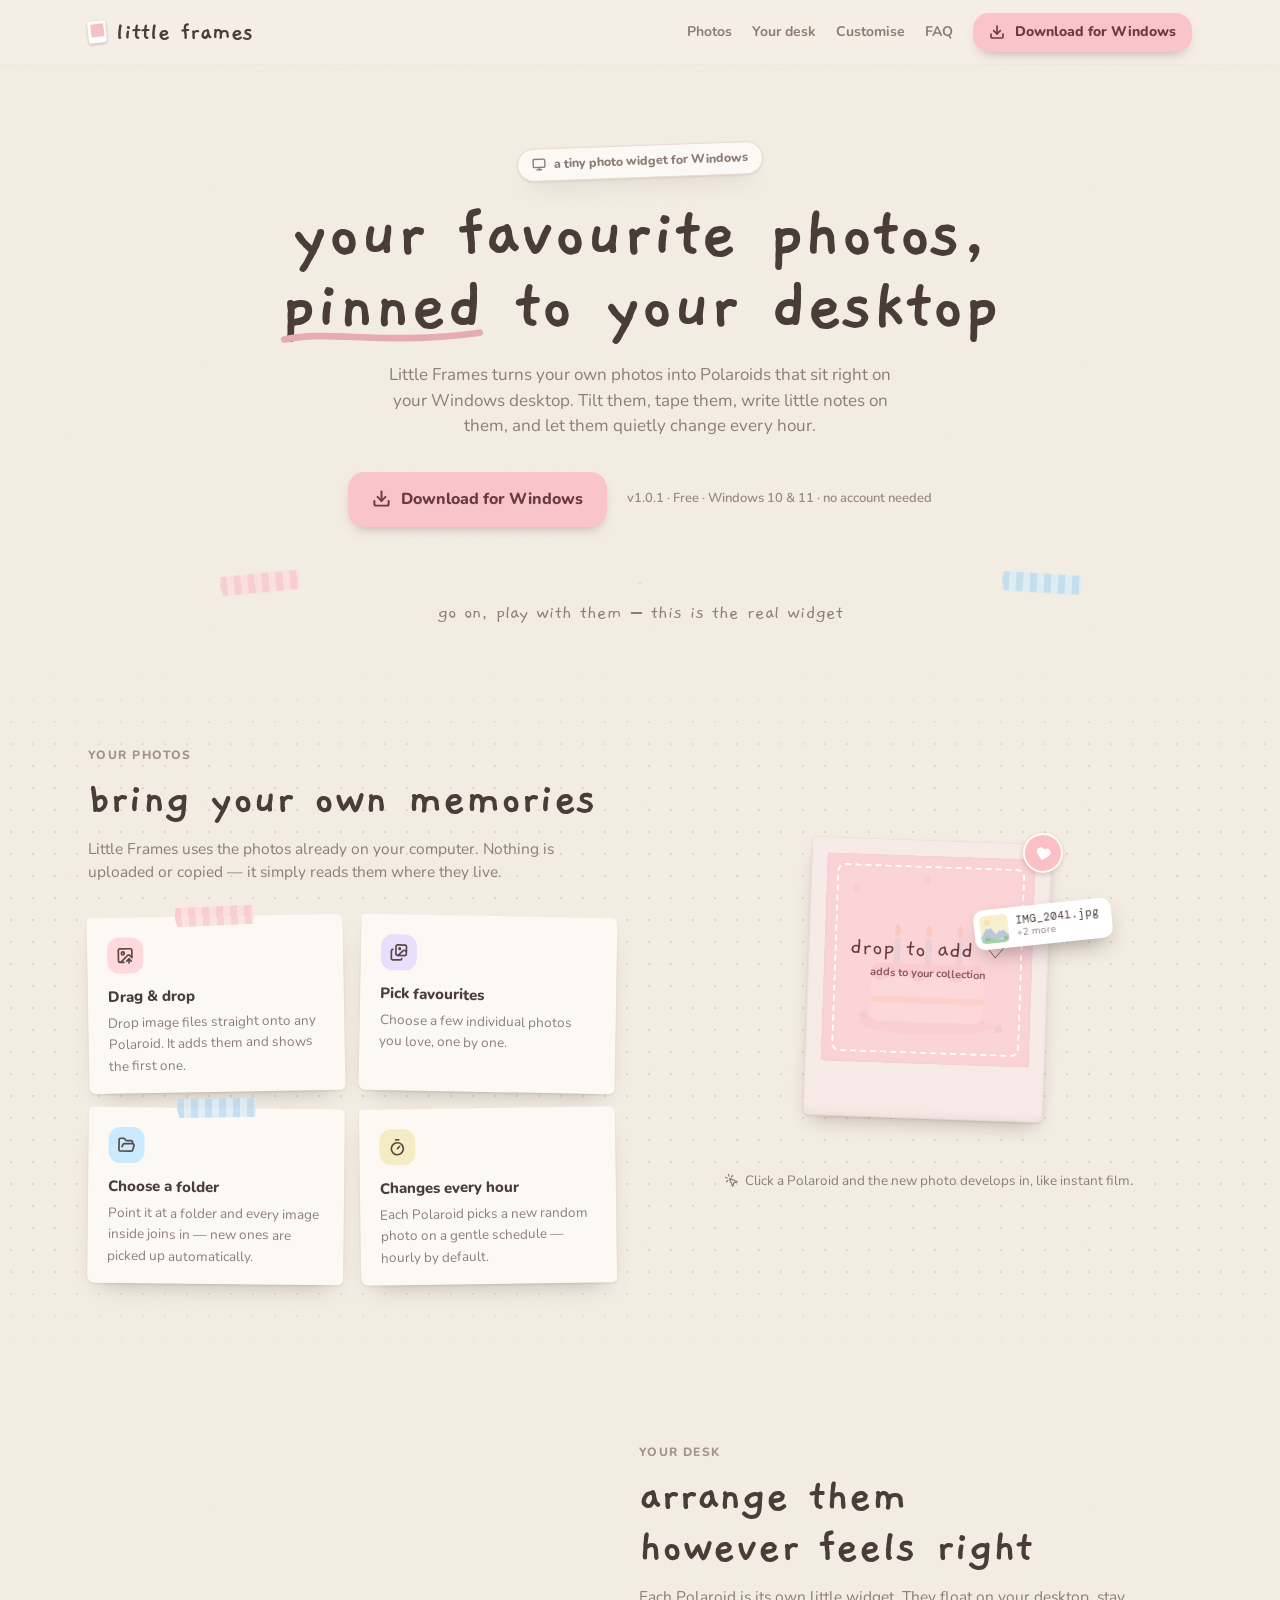
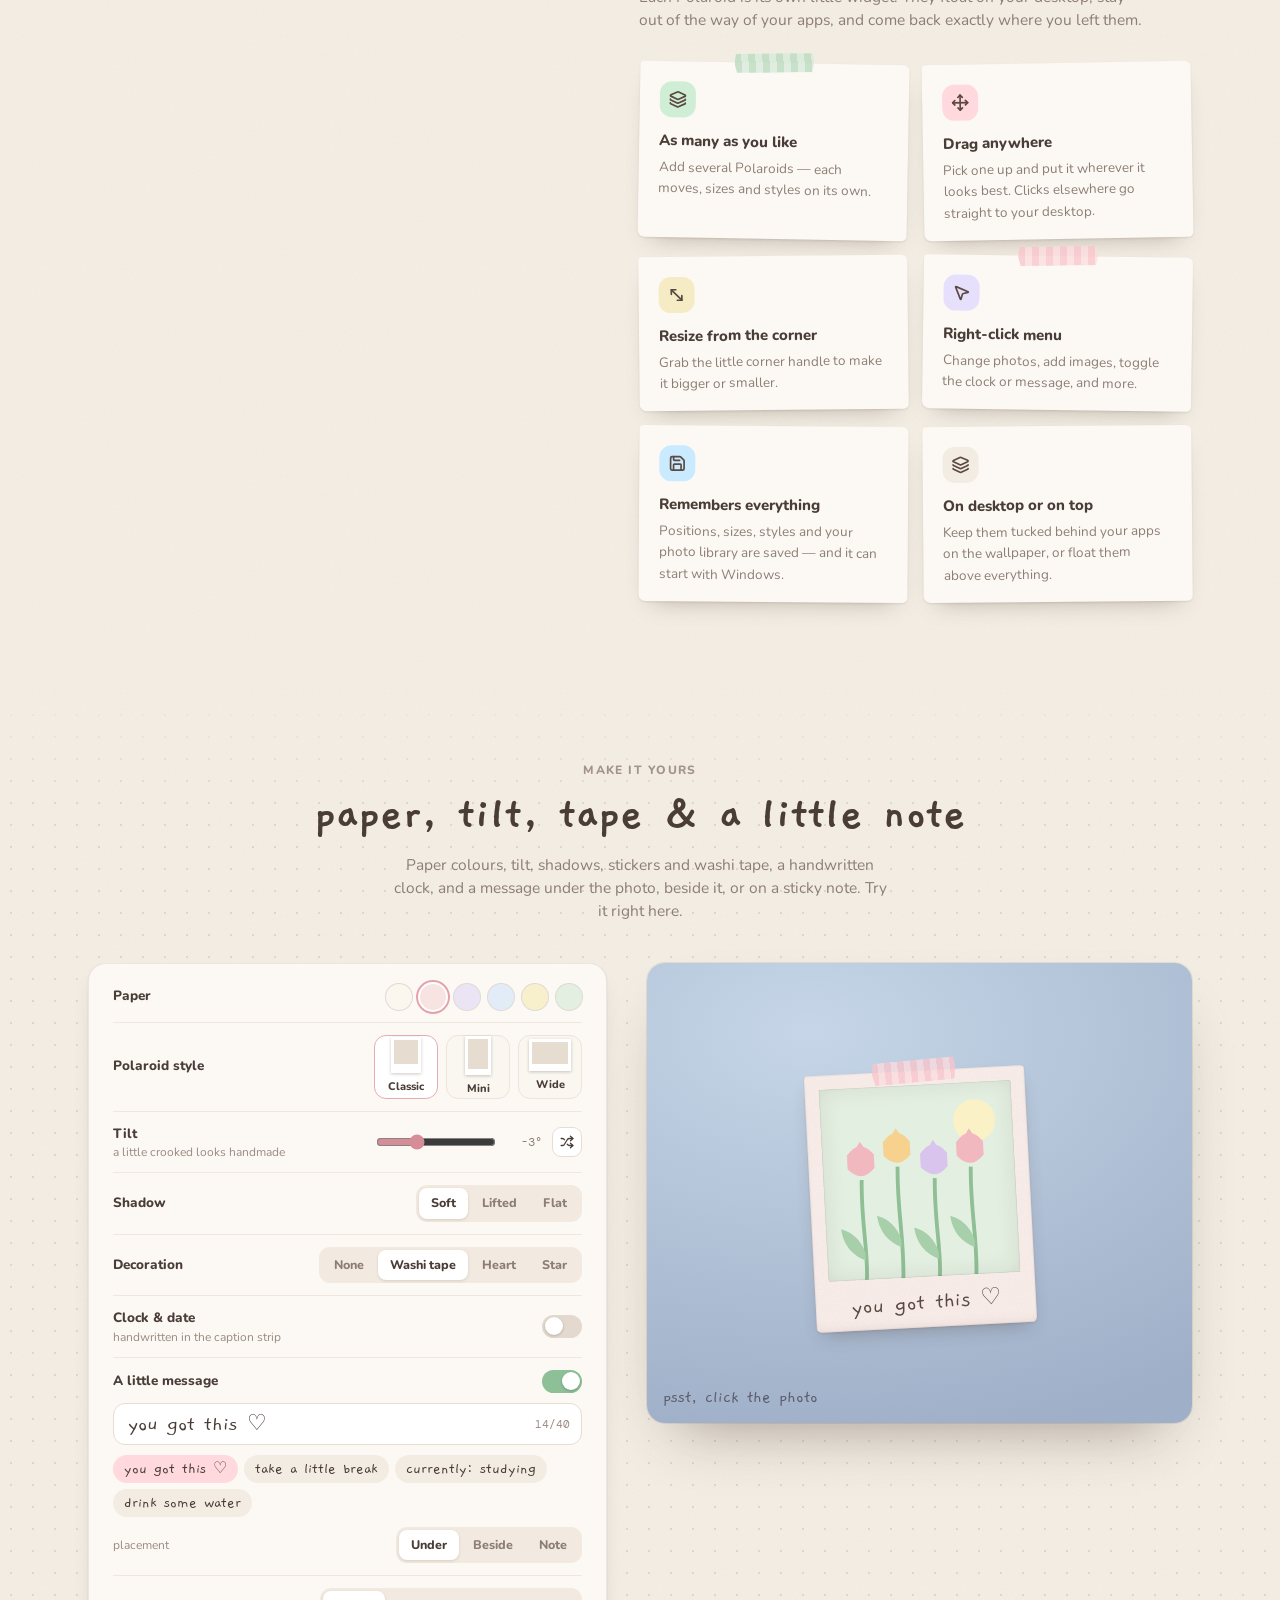
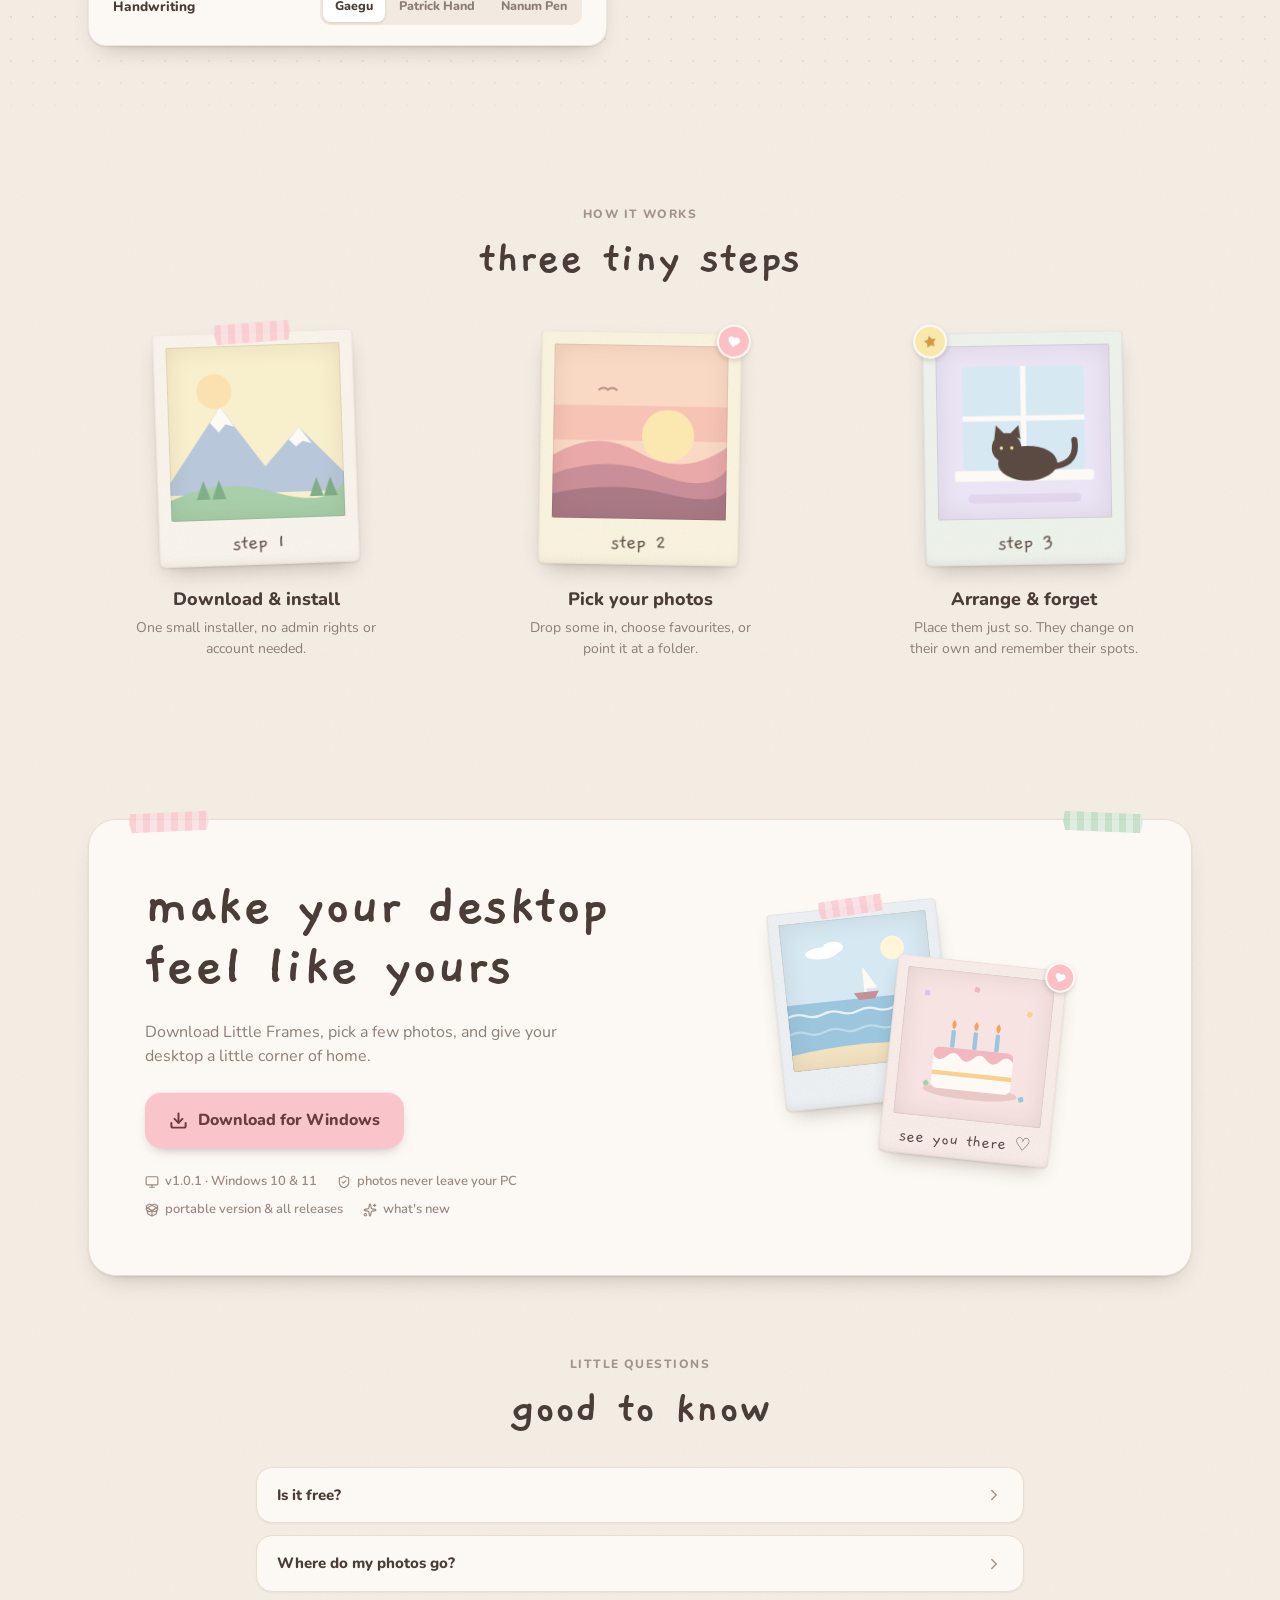
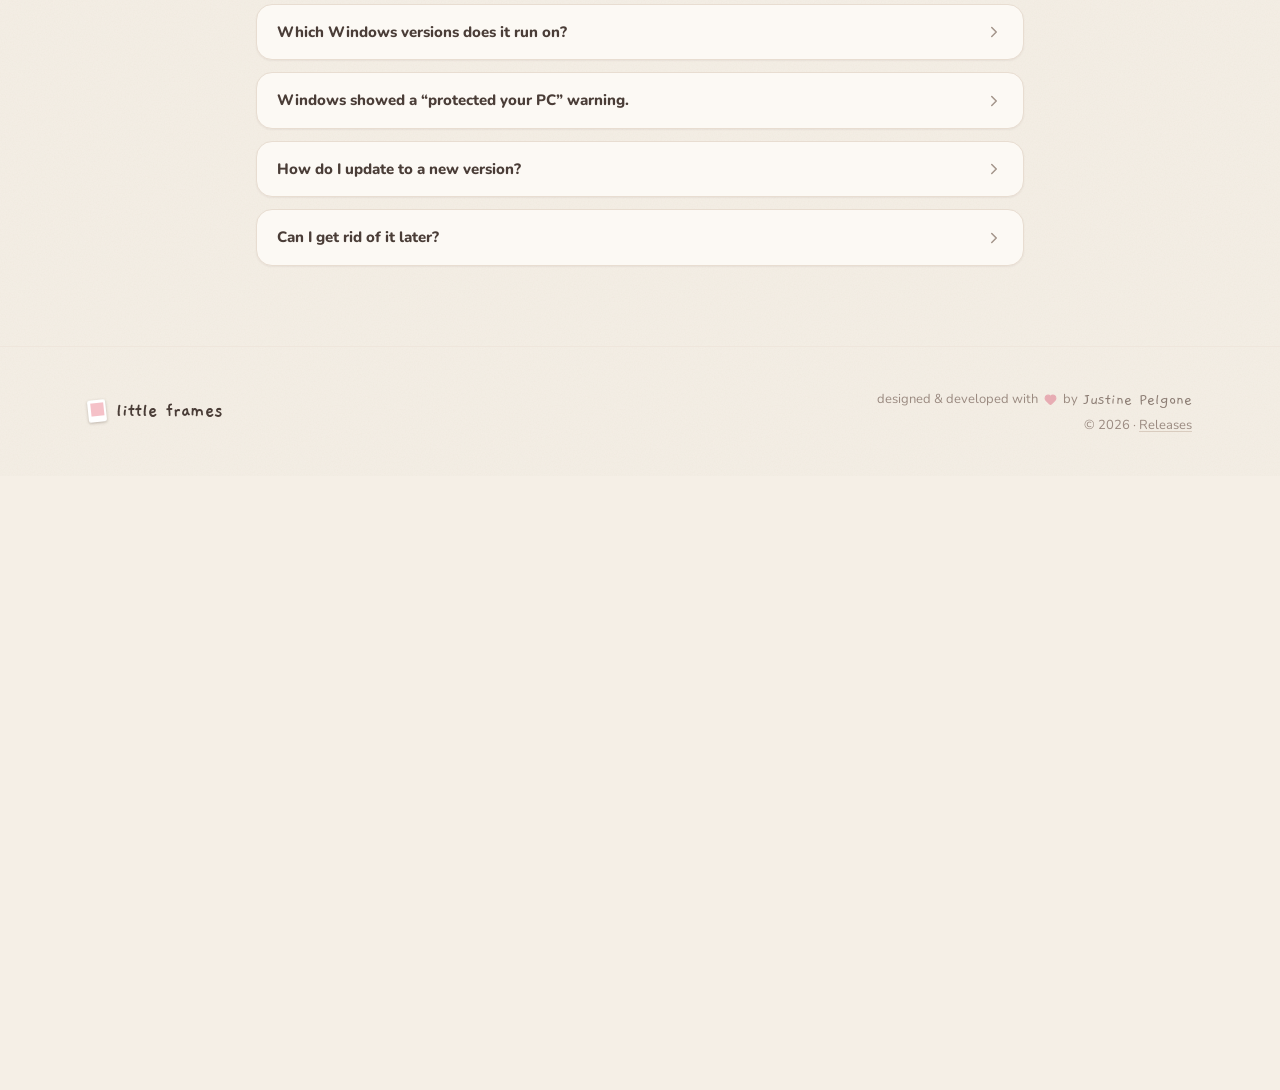
<file: index.html>
<!DOCTYPE html>
<html lang="en">
<head>
<meta charset="utf-8">
<meta name="viewport" content="width=device-width, initial-scale=1">
<title>Little Frames — Cute Photo Widgets for Windows</title>
<meta name="description" content="Little Frames is a cute Windows desktop widget that lets you keep your favorite photos in Polaroid-style frames on your desktop.">
<meta name="keywords" content="Little Frames, photo widget, desktop widget, Windows widget, Polaroid widget, photo desktop app, cute desktop widget">
<meta name="robots" content="index, follow">
<meta name="author" content="Justine Pelgone">
<meta name="google-site-verification" content="6jL-GTBhT6bNX7QFKbhgEYMJ4RENZ0zvdiaEINEvfZA">
<meta name="theme-color" content="#f5efe6">
<!-- Light-only pastel design: stop forced/auto dark modes (Android Chrome, in-app browsers) from recolouring it. -->
<meta name="color-scheme" content="light only">
<link rel="canonical" href="https://juhyeonie.github.io/Little-Frames/">

<!-- Open Graph (Facebook, Messenger, Discord, LinkedIn…) -->
<meta property="og:type" content="website">
<meta property="og:site_name" content="Little Frames">
<meta property="og:title" content="Little Frames — Cute Photo Widgets for Windows">
<meta property="og:description" content="Little Frames is a cute Windows desktop widget that lets you keep your favorite photos in Polaroid-style frames on your desktop.">
<meta property="og:url" content="https://juhyeonie.github.io/Little-Frames/">
<meta property="og:locale" content="en_US">
<meta property="og:image" content="https://juhyeonie.github.io/Little-Frames/og-image.png">
<meta property="og:image:type" content="image/png">
<meta property="og:image:width" content="1200">
<meta property="og:image:height" content="630">
<meta property="og:image:alt" content="Little Frames: your favourite photos, pinned to your desktop as tilted pastel Polaroids">

<!-- Twitter / X -->
<meta name="twitter:card" content="summary_large_image">
<meta name="twitter:title" content="Little Frames — Cute Photo Widgets for Windows">
<meta name="twitter:description" content="Little Frames is a cute Windows desktop widget that lets you keep your favorite photos in Polaroid-style frames on your desktop.">
<meta name="twitter:image" content="https://juhyeonie.github.io/Little-Frames/og-image.png">
<meta name="twitter:image:alt" content="Little Frames: your favourite photos, pinned to your desktop as tilted pastel Polaroids">

<link rel="icon" type="image/png" href="./icon.png">
<link rel="apple-touch-icon" href="./icon.png">
<link rel="manifest" href="./site.webmanifest">

<!-- Tells Google this page is a free Windows app (eligible for software rich results). -->
<script type="application/ld+json">
{
  "@context": "https://schema.org",
  "@type": "SoftwareApplication",
  "name": "Little Frames",
  "description": "Little Frames is a cute Windows desktop widget that lets you keep your favorite photos in Polaroid-style frames on your desktop.",
  "url": "https://juhyeonie.github.io/Little-Frames/",
  "image": "https://juhyeonie.github.io/Little-Frames/og-image.png",
  "screenshot": "https://juhyeonie.github.io/Little-Frames/og-image.png",
  "featureList": [
    "Polaroid photo widgets that float on your Windows desktop",
    "Drag, resize, and add as many frames as you like",
    "Use your own photos: drag and drop, pick favourites, or choose a folder",
    "A new random photo every hour, or click a frame to change it",
    "Paper colours, tilt, shadows, washi tape and stickers",
    "Handwritten clock and date, and little messages",
    "Remembers your layout and can start with Windows"
  ],
  "isAccessibleForFree": true,
  "applicationCategory": "DesktopEnhancementApplication",
  "operatingSystem": "Windows 10, Windows 11",
  "softwareVersion": "1.0.1",
  "downloadUrl": "https://github.com/juhyeonie/Little-Frames/releases/latest",
  "offers": { "@type": "Offer", "price": "0", "priceCurrency": "USD" },
  "author": { "@type": "Person", "name": "Justine Pelgone" }
}
</script>
  <script type="module" crossorigin src="./assets/index-C6XPU2ct.js"></script>
  <link rel="stylesheet" crossorigin href="./assets/index-CrW-Bj2S.css">
  <link rel="preload" as="font" type="font/woff2" href="./assets/gaegu-latin-700-normal-Cqd7nq5i.woff2" crossorigin="">
  <link rel="preload" as="font" type="font/woff2" href="./assets/nunito-latin-400-normal-r8SDr6Up.woff2" crossorigin="">
</head>
<body>
<div id="root"></div>
<!-- The site renders with JavaScript; this gives crawlers that don't run it (and anyone with it off) the real content. -->
<noscript>
  <main style="max-width:640px;margin:0 auto;padding:32px 16px;font-family:sans-serif;color:#4a3d37;line-height:1.5">
    <h1>Little Frames — Cute Photo Widgets for Windows</h1>
    <p>Little Frames is a cute Windows desktop widget that lets you keep your favorite photos in Polaroid-style frames on your desktop.</p>
    <h2>Features</h2>
    <ul>
      <li>Polaroid photo widgets that float on your Windows desktop: drag, resize, and add as many as you like</li>
      <li>Your own photos: drag &amp; drop, pick favourites, or choose a folder</li>
      <li>A new random photo every hour, or click a frame to change it</li>
      <li>Paper colours, tilt, shadows, washi tape and stickers</li>
      <li>Handwritten clock and date, and little messages</li>
      <li>Remembers your layout and can start with Windows</li>
    </ul>
    <p><a href="https://github.com/juhyeonie/Little-Frames/releases/latest">Download Little Frames for Windows</a> — free, for Windows 10 &amp; 11. Your photos never leave your PC.</p>
    <p>Designed and developed by Justine Pelgone.</p>
  </main>
</noscript>
</body>
</html>
</file>
<file: assets/index-CrW-Bj2S.css>
/*! tailwindcss v4.3.3 | MIT License | https://tailwindcss.com */
@layer properties{@supports (((-webkit-hyphens:none)) and (not (margin-trim:inline))) or ((-moz-orient:inline) and (not (color:rgb(from red r g b)))){*,:before,:after,::backdrop{--tw-translate-x:0;--tw-translate-y:0;--tw-translate-z:0;--tw-rotate-x:initial;--tw-rotate-y:initial;--tw-rotate-z:initial;--tw-skew-x:initial;--tw-skew-y:initial;--tw-border-style:solid;--tw-leading:initial;--tw-font-weight:initial;--tw-tracking:initial;--tw-shadow:0 0 #0000;--tw-shadow-color:initial;--tw-shadow-alpha:100%;--tw-inset-shadow:0 0 #0000;--tw-inset-shadow-color:initial;--tw-inset-shadow-alpha:100%;--tw-ring-color:initial;--tw-ring-shadow:0 0 #0000;--tw-inset-ring-color:initial;--tw-inset-ring-shadow:0 0 #0000;--tw-ring-inset:initial;--tw-ring-offset-width:0px;--tw-ring-offset-color:#fff;--tw-ring-offset-shadow:0 0 #0000;--tw-outline-style:solid;--tw-backdrop-blur:initial;--tw-backdrop-brightness:initial;--tw-backdrop-contrast:initial;--tw-backdrop-grayscale:initial;--tw-backdrop-hue-rotate:initial;--tw-backdrop-invert:initial;--tw-backdrop-opacity:initial;--tw-backdrop-saturate:initial;--tw-backdrop-sepia:initial;--tw-duration:initial;--tw-ease:initial}}}@layer theme{:root,:host{--font-sans:Nunito, sans-serif;--font-mono:"DM Mono", monospace;--color-white:#fff;--spacing:.25rem;--container-lg:32rem;--container-3xl:48rem;--container-6xl:72rem;--text-xs:.75rem;--text-xs--line-height:calc(1 / .75);--text-sm:.875rem;--text-sm--line-height:calc(1.25 / .875);--text-base:1rem;--text-base--line-height:calc(1.5 / 1);--text-lg:1.125rem;--text-lg--line-height:calc(1.75 / 1.125);--text-xl:1.25rem;--text-xl--line-height:calc(1.75 / 1.25);--text-3xl:1.875rem;--text-3xl--line-height:calc(2.25 / 1.875);--text-5xl:3rem;--text-5xl--line-height:1;--text-6xl:3.75rem;--text-6xl--line-height:1;--font-weight-semibold:600;--font-weight-bold:700;--font-weight-extrabold:800;--leading-tight:1.25;--leading-relaxed:1.625;--radius-sm:.25rem;--radius-md:.375rem;--radius-lg:.5rem;--radius-xl:.75rem;--radius-2xl:1rem;--ease-out:cubic-bezier(0, 0, .2, 1);--blur-md:12px;--blur-xl:24px;--default-transition-duration:.15s;--default-transition-timing-function:cubic-bezier(.4, 0, .2, 1);--default-font-family:var(--font-sans);--default-mono-font-family:var(--font-mono);--font-hand:Gaegu, "Patrick Hand", cursive;--color-ink:#4a3d37;--color-ink-soft:#5b4a42;--color-muted:#8d7e75;--color-faint:#9a8a80;--color-label:#a3948a;--color-page:#f5efe6;--color-panel:#fcf9f4;--color-rule:#efe6dc;--color-line:#f0e7dd;--color-edge:#e8ddd1;--color-card-edge:#eee4d9;--color-dash:#d9ccbf;--color-track:#f2eae0;--color-chip:#f3ece3;--color-hover:#f4ece3;--color-hover-soft:#f7f0e8;--color-menu-hover:#f4ebe1;--color-menu-rule:#efe5db;--color-menu-tint:#f3ebe1;--color-photo-well:#ebe3d7;--color-empty:#f1ebe1;--color-rose:oklch(80% .07 10);--color-rose-ring:oklch(78% .08 10);--color-rose-wash:oklch(94% .035 10);--color-rose-soft:oklch(92% .04 10);--color-rose-softer:oklch(92% .045 10);--color-rose-plus:oklch(90% .05 10);--color-rose-btn:oklch(87% .06 10);--color-rose-btn-hover:oklch(84% .07 10);--color-rose-deep:#a0555e;--color-rose-ink:#6a3c42;--color-rose-ink-soft:#8a5a5f;--color-rose-plus-ink:#7a4a4f;--color-logo:oklch(86% .06 10);--color-on:oklch(76% .08 150);--color-off:#e3d9ce;--color-sky-tint:oklch(92% .045 235);--color-sage-tint:oklch(92% .045 150);--color-lilac-tint:oklch(92% .04 295);--color-butter-tint:oklch(94% .05 95);--color-note:oklch(95% .055 95);--ease-springy:cubic-bezier(.3, 1.5, .5, 1)}}@layer base{*,:after,:before,::backdrop{box-sizing:border-box;border:0 solid;margin:0;padding:0}::file-selector-button{box-sizing:border-box;border:0 solid;margin:0;padding:0}html,:host{-webkit-text-size-adjust:100%;tab-size:4;line-height:1.5;font-family:var(--default-font-family,-apple-system, BlinkMacSystemFont, "Segoe UI", Roboto, "Helvetica Neue", "Noto Sans", Arial, sans-serif, "Apple Color Emoji", "Segoe UI Emoji", "Segoe UI Symbol", "Noto Color Emoji");font-feature-settings:var(--default-font-feature-settings,normal);font-variation-settings:var(--default-font-variation-settings,normal);-webkit-tap-highlight-color:transparent}hr{height:0;color:inherit;border-top-width:1px}abbr:where([title]){-webkit-text-decoration:underline dotted;text-decoration:underline dotted}h1,h2,h3,h4,h5,h6{font-size:inherit;font-weight:inherit}a{color:inherit;-webkit-text-decoration:inherit;-webkit-text-decoration:inherit;-webkit-text-decoration:inherit;-webkit-text-decoration:inherit;text-decoration:inherit}b,strong{font-weight:bolder}code,kbd,samp,pre{font-family:var(--default-mono-font-family,ui-monospace, SFMono-Regular, Menlo, Monaco, Consolas, "Liberation Mono", "Courier New", monospace);font-feature-settings:var(--default-mono-font-feature-settings,normal);font-variation-settings:var(--default-mono-font-variation-settings,normal);font-size:1em}small{font-size:80%}sub,sup{vertical-align:baseline;font-size:75%;line-height:0;position:relative}sub{bottom:-.25em}sup{top:-.5em}table{text-indent:0;border-color:inherit;border-collapse:collapse}:-moz-focusring:where(:not(iframe)){outline:auto}progress{vertical-align:baseline}summary{display:list-item}ol,ul,menu{list-style:none}img,svg,video,canvas,audio,iframe,embed,object{vertical-align:middle;display:block}img,video{max-width:100%;height:auto}button,input,select,optgroup,textarea{font:inherit;font-feature-settings:inherit;font-variation-settings:inherit;letter-spacing:inherit;color:inherit;opacity:1;background-color:#0000;border-radius:0}::file-selector-button{font:inherit;font-feature-settings:inherit;font-variation-settings:inherit;letter-spacing:inherit;color:inherit;opacity:1;background-color:#0000;border-radius:0}:where(select:is([multiple],[size])) optgroup{font-weight:bolder}:where(select:is([multiple],[size])) optgroup option{padding-inline-start:20px}::file-selector-button{margin-inline-end:4px}::placeholder{opacity:1}@supports (not ((-webkit-appearance:-apple-pay-button))) or (contain-intrinsic-size:1px){::placeholder{color:currentColor}@supports (color:color-mix(in lab, red, red)){::placeholder{color:color-mix(in oklab, currentcolor 50%, transparent)}}}textarea{resize:vertical}::-webkit-search-decoration{-webkit-appearance:none}::-webkit-date-and-time-value{min-height:1lh;text-align:inherit}::-webkit-datetime-edit{display:inline-flex}::-webkit-datetime-edit-fields-wrapper{padding:0}::-webkit-datetime-edit{padding-block:0}::-webkit-datetime-edit-year-field{padding-block:0}::-webkit-datetime-edit-month-field{padding-block:0}::-webkit-datetime-edit-day-field{padding-block:0}::-webkit-datetime-edit-hour-field{padding-block:0}::-webkit-datetime-edit-minute-field{padding-block:0}::-webkit-datetime-edit-second-field{padding-block:0}::-webkit-datetime-edit-millisecond-field{padding-block:0}::-webkit-datetime-edit-meridiem-field{padding-block:0}::-webkit-calendar-picker-indicator{line-height:1}:-moz-ui-invalid{box-shadow:none}button,input:where([type=button],[type=reset],[type=submit]){appearance:button}::file-selector-button{appearance:button}::-webkit-inner-spin-button{height:auto}::-webkit-outer-spin-button{height:auto}[hidden]:where(:not([hidden=until-found])){display:none!important}html{--lightningcss-light:initial;--lightningcss-dark: ;color-scheme:light only;scroll-behavior:smooth;-webkit-font-smoothing:antialiased}body{font-family:var(--font-sans);color:var(--color-ink);background-color:var(--color-page);background-image:url("data:image/svg+xml,%3Csvg xmlns=%22http://www.w3.org/2000/svg%22 width=%22220%22 height=%22220%22%3E%3Cfilter id=%22n%22%3E%3CfeTurbulence type=%22fractalNoise%22 baseFrequency=%22.75%22 numOctaves=%222%22 stitchTiles=%22stitch%22/%3E%3CfeColorMatrix values=%220 0 0 0 .42 0 0 0 0 .34 0 0 0 0 .26 0 0 0 .07 0%22/%3E%3C/filter%3E%3Crect width=%22100%25%22 height=%22100%25%22 filter=%22url(%23n)%22/%3E%3C/svg%3E");margin:0;line-height:1.5}::selection{background:var(--color-rose-soft)}input[type=range]{accent-color:oklch(72% .09 10)}:focus-visible{outline:2px dashed var(--color-rose-deep);outline-offset:3px;border-radius:6px}}@layer components;@layer utilities{.pointer-events-none{pointer-events:none}.visible{visibility:visible}.sr-only{clip-path:inset(50%);white-space:nowrap;border-width:0;width:1px;height:1px;margin:-1px;padding:0;position:absolute;overflow:hidden}.absolute{position:absolute}.fixed{position:fixed}.relative{position:relative}.static{position:static}.sticky{position:sticky}.inset-0{inset:0}.inset-x-0{inset-inline:0}.-top-2{top:calc(var(--spacing) * -2)}.-top-2\.5{top:calc(var(--spacing) * -2.5)}.-top-\[7px\]{top:-7px}.top-0{top:0}.top-0\.5{top:calc(var(--spacing) * .5)}.top-1\/2{top:50%}.top-2{top:calc(var(--spacing) * 2)}.top-4{top:calc(var(--spacing) * 4)}.top-16{top:calc(var(--spacing) * 16)}.top-\[2\.5px\]{top:2.5px}.top-\[40\%\]{top:40%}.top-\[118px\]{top:118px}.top-\[300px\]{top:300px}.-right-4{right:calc(var(--spacing) * -4)}.-right-\[9px\]{right:-9px}.right-3{right:calc(var(--spacing) * 3)}.right-3\.5{right:calc(var(--spacing) * 3.5)}.right-4{right:calc(var(--spacing) * 4)}.right-12{right:calc(var(--spacing) * 12)}.right-\[10\%\]{right:10%}.-bottom-1{bottom:calc(var(--spacing) * -1)}.-bottom-\[9px\]{bottom:-9px}.bottom-0{bottom:0}.bottom-0\.5{bottom:calc(var(--spacing) * .5)}.bottom-3{bottom:calc(var(--spacing) * 3)}.bottom-4{bottom:calc(var(--spacing) * 4)}.left-0{left:0}.left-0\.5{left:calc(var(--spacing) * .5)}.left-1\/2{left:50%}.left-2{left:calc(var(--spacing) * 2)}.left-4{left:calc(var(--spacing) * 4)}.left-10{left:calc(var(--spacing) * 10)}.left-28{left:calc(var(--spacing) * 28)}.left-\[2\.5px\]{left:2.5px}.left-\[12\%\]{left:12%}.left-\[13px\]{left:13px}.left-\[19\.5px\]{left:19.5px}.left-\[150px\]{left:150px}.-z-10{z-index:calc(10 * -1)}.z-10{z-index:10}.z-40{z-index:40}.z-50{z-index:50}.z-\[90\]{z-index:90}.z-\[100\]{z-index:100}.order-1{order:1}.order-2{order:2}.container{width:100%}@media (width>=40rem){.container{max-width:40rem}}@media (width>=48rem){.container{max-width:48rem}}@media (width>=64rem){.container{max-width:64rem}}@media (width>=80rem){.container{max-width:80rem}}@media (width>=96rem){.container{max-width:96rem}}.m-0{margin:0}.mx-2{margin-inline:calc(var(--spacing) * 2)}.mx-auto{margin-inline:auto}.my-1{margin-block:var(--spacing)}.mt-2{margin-top:calc(var(--spacing) * 2)}.mt-4{margin-top:calc(var(--spacing) * 4)}.mt-5{margin-top:calc(var(--spacing) * 5)}.mt-8{margin-top:calc(var(--spacing) * 8)}.mt-14{margin-top:calc(var(--spacing) * 14)}.mt-20{margin-top:calc(var(--spacing) * 20)}.mb-0\.5{margin-bottom:calc(var(--spacing) * .5)}.mb-1{margin-bottom:var(--spacing)}.mb-3{margin-bottom:calc(var(--spacing) * 3)}.mb-5{margin-bottom:calc(var(--spacing) * 5)}.mb-8{margin-bottom:calc(var(--spacing) * 8)}.-ml-1{margin-left:calc(var(--spacing) * -1)}.box-content{box-sizing:content-box}.block{display:block}.flex{display:flex}.grid{display:grid}.hidden{display:none}.inline{display:inline}.inline-block{display:inline-block}.inline-flex{display:inline-flex}.size-7{width:calc(var(--spacing) * 7);height:calc(var(--spacing) * 7)}.size-9{width:calc(var(--spacing) * 9);height:calc(var(--spacing) * 9)}.size-12{width:calc(var(--spacing) * 12);height:calc(var(--spacing) * 12)}.size-\[11px\]{width:11px;height:11px}.size-\[18px\]{width:18px;height:18px}.size-\[19px\]{width:19px;height:19px}.size-\[22px\]{width:22px;height:22px}.size-\[26px\]{width:26px;height:26px}.size-\[30px\]{width:30px;height:30px}.size-\[64px\]{width:64px;height:64px}.size-full{width:100%;height:100%}.h-4{height:calc(var(--spacing) * 4)}.h-5{height:calc(var(--spacing) * 5)}.h-6{height:calc(var(--spacing) * 6)}.h-7{height:calc(var(--spacing) * 7)}.h-8{height:calc(var(--spacing) * 8)}.h-9{height:calc(var(--spacing) * 9)}.h-10{height:calc(var(--spacing) * 10)}.h-14{height:calc(var(--spacing) * 14)}.h-16{height:calc(var(--spacing) * 16)}.h-92{height:calc(var(--spacing) * 92)}.h-\[3px\]{height:3px}.h-\[13px\]{height:13px}.h-\[15px\]{height:15px}.h-\[22px\]{height:22px}.h-\[23px\]{height:23px}.h-\[30px\]{height:30px}.h-\[34px\]{height:34px}.h-\[42px\]{height:42px}.h-\[300px\]{height:300px}.h-\[520px\]{height:520px}.h-px{height:1px}.min-h-\[460px\]{min-height:460px}.w-3\.5{width:calc(var(--spacing) * 3.5)}.w-9{width:calc(var(--spacing) * 9)}.w-10{width:calc(var(--spacing) * 10)}.w-16{width:calc(var(--spacing) * 16)}.w-20{width:calc(var(--spacing) * 20)}.w-40{width:calc(var(--spacing) * 40)}.w-\[11px\]{width:11px}.w-\[18px\]{width:18px}.w-\[26px\]{width:26px}.w-\[30px\]{width:30px}.w-\[42\%\]{width:42%}.w-\[42px\]{width:42px}.w-\[120px\]{width:120px}.w-\[150px\]{width:150px}.w-\[228px\]{width:228px}.w-\[238px\]{width:238px}.w-\[290px\]{width:290px}.w-\[400px\]{width:400px}.w-full{width:100%}.max-w-3xl{max-width:var(--container-3xl)}.max-w-6xl{max-width:var(--container-6xl)}.max-w-\[30ch\]{max-width:30ch}.max-w-\[46ch\]{max-width:46ch}.max-w-\[52ch\]{max-width:52ch}.max-w-\[56ch\]{max-width:56ch}.max-w-\[140px\]{max-width:140px}.max-w-\[400px\]{max-width:400px}.max-w-full{max-width:100%}.max-w-lg{max-width:var(--container-lg)}.flex-1{flex:1}.flex-none{flex:none}.origin-\[50\%_45\%\]{transform-origin:50% 45%}.origin-top-left{transform-origin:0 0}.-translate-x-1\/2{--tw-translate-x:calc(calc(1 / 2 * 100%) * -1);translate:var(--tw-translate-x) var(--tw-translate-y)}.-translate-y-1\/2{--tw-translate-y:calc(calc(1 / 2 * 100%) * -1);translate:var(--tw-translate-x) var(--tw-translate-y)}.translate-y-3{--tw-translate-y:calc(var(--spacing) * 3);translate:var(--tw-translate-x) var(--tw-translate-y)}.scale-\[\.8\]{scale:.8}.-rotate-1{rotate:-1deg}.-rotate-2{rotate:-2deg}.-rotate-3{rotate:-3deg}.-rotate-4{rotate:-4deg}.-rotate-6{rotate:-6deg}.-rotate-10{rotate:-10deg}.-rotate-\[\.5deg\]{rotate:-.5deg}.-rotate-\[\.6deg\]{rotate:-.6deg}.-rotate-\[\.8deg\]{rotate:-.8deg}.-rotate-\[1\.2deg\]{rotate:-1.2deg}.-rotate-\[1\.5deg\]{rotate:-1.5deg}.rotate-1{rotate:1deg}.rotate-2{rotate:2deg}.rotate-3{rotate:3deg}.rotate-4{rotate:4deg}.rotate-6{rotate:6deg}.rotate-12{rotate:12deg}.rotate-\[\.4deg\]{rotate:.4deg}.rotate-\[\.6deg\]{rotate:.6deg}.rotate-\[\.8deg\]{rotate:.8deg}.transform{transform:var(--tw-rotate-x,) var(--tw-rotate-y,) var(--tw-rotate-z,) var(--tw-skew-x,) var(--tw-skew-y,)}.cursor-default{cursor:default}.cursor-grab{cursor:grab}.cursor-nwse-resize{cursor:nwse-resize}.cursor-pointer{cursor:pointer}.touch-none{touch-action:none}.resize{resize:both}.scroll-mt-20{scroll-margin-top:calc(var(--spacing) * 20)}.scroll-mt-24{scroll-margin-top:calc(var(--spacing) * 24)}.list-none{list-style-type:none}.flex-col{flex-direction:column}.flex-wrap{flex-wrap:wrap}.items-center{align-items:center}.items-end{align-items:flex-end}.items-start{align-items:flex-start}.justify-between{justify-content:space-between}.justify-center{justify-content:center}.justify-start{justify-content:flex-start}.gap-0\.5{gap:calc(var(--spacing) * .5)}.gap-1{gap:var(--spacing)}.gap-1\.5{gap:calc(var(--spacing) * 1.5)}.gap-2{gap:calc(var(--spacing) * 2)}.gap-2\.5{gap:calc(var(--spacing) * 2.5)}.gap-3{gap:calc(var(--spacing) * 3)}.gap-4{gap:calc(var(--spacing) * 4)}.gap-5{gap:calc(var(--spacing) * 5)}.gap-6{gap:calc(var(--spacing) * 6)}.gap-8{gap:calc(var(--spacing) * 8)}.gap-10{gap:calc(var(--spacing) * 10)}.gap-12{gap:calc(var(--spacing) * 12)}.gap-px{gap:1px}.gap-x-4{column-gap:calc(var(--spacing) * 4)}.gap-x-5{column-gap:calc(var(--spacing) * 5)}.gap-y-2{row-gap:calc(var(--spacing) * 2)}.gap-y-2\.5{row-gap:calc(var(--spacing) * 2.5)}.overflow-hidden{overflow:hidden}.overflow-visible{overflow:visible}.paper-radius{border-radius:3px 5px 4px 6px/5px 3px 6px 4px}.rounded-2xl{border-radius:var(--radius-2xl)}.rounded-\[1\.5px\]{border-radius:1.5px}.rounded-\[1\.5px_2px_1\.5px_2\.5px\]{border-radius:1.5px 2px 1.5px 2.5px}.rounded-\[2px\]{border-radius:2px}.rounded-\[2px_3px_2px_4px\]{border-radius:2px 3px 2px 4px}.rounded-\[4px_6px_5px_7px\]{border-radius:4px 6px 5px 7px}.rounded-\[5px\]{border-radius:5px}.rounded-\[7px\]{border-radius:7px}.rounded-\[9px\]{border-radius:9px}.rounded-\[10px\]{border-radius:10px}.rounded-\[11px\]{border-radius:11px}.rounded-\[14px\]{border-radius:14px}.rounded-\[15px\]{border-radius:15px}.rounded-\[18px\]{border-radius:18px}.rounded-\[28px\]{border-radius:28px}.rounded-full{border-radius:2147483647px}.rounded-lg{border-radius:var(--radius-lg)}.rounded-md{border-radius:var(--radius-md)}.rounded-sm{border-radius:var(--radius-sm)}.rounded-xl{border-radius:var(--radius-xl)}.border{border-style:var(--tw-border-style);border-width:1px}.border-2{border-style:var(--tw-border-style);border-width:2px}.border-\[1\.5px\]{border-style:var(--tw-border-style);border-width:1.5px}.border-\[2\.5px\]{border-style:var(--tw-border-style);border-width:2.5px}.border-t{border-top-style:var(--tw-border-style);border-top-width:1px}.border-b{border-bottom-style:var(--tw-border-style);border-bottom-width:1px}.border-dashed{--tw-border-style:dashed;border-style:dashed}.border-\[\#fffaf6\]{border-color:#fffaf6}.border-\[rgba\(60\,40\,30\,\.08\)\]{border-color:#3c281e14}.border-\[rgba\(90\,60\,50\,\.1\)\]{border-color:#5a3c321a}.border-\[rgba\(90\,60\,50\,\.09\)\]{border-color:#5a3c3217}.border-\[rgba\(110\,85\,75\,\.3\)\]{border-color:#6e554b4d}.border-card-edge{border-color:var(--color-card-edge)}.border-edge{border-color:var(--color-edge)}.border-line{border-color:var(--color-line)}.border-rose{border-color:var(--color-rose)}.border-rule{border-color:var(--color-rule)}.border-rule\/70{border-color:#efe6dcb3}@supports (color:color-mix(in lab, red, red)){.border-rule\/70{border-color:color-mix(in oklab, var(--color-rule) 70%, transparent)}}.border-white\/55{border-color:#ffffff8c}@supports (color:color-mix(in lab, red, red)){.border-white\/55{border-color:color-mix(in oklab, var(--color-white) 55%, transparent)}}.border-white\/95{border-color:#fffffff2}@supports (color:color-mix(in lab, red, red)){.border-white\/95{border-color:color-mix(in oklab, var(--color-white) 95%, transparent)}}.bg-\[\#e6ddd0\]{background-color:#e6ddd0}.bg-\[\#f7e4e2\]{background-color:#f7e4e2}.bg-\[\#faf6f0\]{background-color:#faf6f0}.bg-\[\#fffaf5\]{background-color:#fffaf5}.bg-\[oklch\(0\.8_0\.05_150\)\]{background-color:oklch(80% .05 150)}.bg-\[oklch\(0\.72_0\.06_245\)\]{background-color:oklch(72% .06 245)}.bg-\[oklch\(0\.72_0\.09_10\)\]{background-color:oklch(72% .09 10)}.bg-\[oklch\(0\.82_0\.06_80\)\]{background-color:oklch(82% .06 80)}.bg-\[oklch\(0\.86_0\.07_10\)\]{background-color:oklch(86% .07 10)}.bg-\[oklch\(0\.93_0\.08_95\)\]{background-color:oklch(93% .08 95)}.bg-\[rgba\(250\,247\,242\,\.78\)\]{background-color:#faf7f2c7}.bg-butter-tint{background-color:var(--color-butter-tint)}.bg-chip{background-color:var(--color-chip)}.bg-empty{background-color:var(--color-empty)}.bg-lilac-tint{background-color:var(--color-lilac-tint)}.bg-logo{background-color:var(--color-logo)}.bg-menu-hover{background-color:var(--color-menu-hover)}.bg-menu-rule{background-color:var(--color-menu-rule)}.bg-menu-tint{background-color:var(--color-menu-tint)}.bg-note{background-color:var(--color-note)}.bg-off{background-color:var(--color-off)}.bg-on{background-color:var(--color-on)}.bg-page\/80{background-color:#f5efe6cc}@supports (color:color-mix(in lab, red, red)){.bg-page\/80{background-color:color-mix(in oklab, var(--color-page) 80%, transparent)}}.bg-panel{background-color:var(--color-panel)}.bg-photo-well{background-color:var(--color-photo-well)}.bg-rose-btn{background-color:var(--color-rose-btn)}.bg-rose-plus{background-color:var(--color-rose-plus)}.bg-rose-softer{background-color:var(--color-rose-softer)}.bg-sage-tint{background-color:var(--color-sage-tint)}.bg-sky-tint{background-color:var(--color-sky-tint)}.bg-track{background-color:var(--color-track)}.bg-white{background-color:var(--color-white)}.bg-white\/60{background-color:#fff9}@supports (color:color-mix(in lab, red, red)){.bg-white\/60{background-color:color-mix(in oklab, var(--color-white) 60%, transparent)}}.bg-white\/75{background-color:#ffffffbf}@supports (color:color-mix(in lab, red, red)){.bg-white\/75{background-color:color-mix(in oklab, var(--color-white) 75%, transparent)}}.dotted{background-image:radial-gradient(#785f5029 1px,#0000 1.4px);background-size:22px 22px}.paper-grain{background-image:url("data:image/svg+xml,%3Csvg xmlns=%22http://www.w3.org/2000/svg%22 width=%22180%22 height=%22180%22%3E%3Cfilter id=%22n%22%3E%3CfeTurbulence type=%22fractalNoise%22 baseFrequency=%22.8%22 numOctaves=%222%22 stitchTiles=%22stitch%22/%3E%3CfeColorMatrix values=%220 0 0 0 .42 0 0 0 0 .34 0 0 0 0 .26 0 0 0 .11 0%22/%3E%3C/filter%3E%3Crect width=%22100%25%22 height=%22100%25%22 filter=%22url(%23n)%22/%3E%3C/svg%3E")}.\[mask-image\:linear-gradient\(transparent\,black_12\%\,black_88\%\,transparent\)\]{-webkit-mask-image:linear-gradient(#0000,#000 12% 88%,#0000);mask-image:linear-gradient(#0000,#000 12% 88%,#0000)}.\[mask-image\:linear-gradient\(transparent\,black_15\%\,black_85\%\,transparent\)\]{-webkit-mask-image:linear-gradient(#0000,#000 15% 85%,#0000);mask-image:linear-gradient(#0000,#000 15% 85%,#0000)}.fill-rose{fill:var(--color-rose)}.object-cover{object-fit:cover}.p-0{padding:0}.p-1\.5{padding:calc(var(--spacing) * 1.5)}.p-\[3px\]{padding:3px}.px-2{padding-inline:calc(var(--spacing) * 2)}.px-2\.5{padding-inline:calc(var(--spacing) * 2.5)}.px-3{padding-inline:calc(var(--spacing) * 3)}.px-3\.5{padding-inline:calc(var(--spacing) * 3.5)}.px-4{padding-inline:calc(var(--spacing) * 4)}.px-5{padding-inline:calc(var(--spacing) * 5)}.px-6{padding-inline:calc(var(--spacing) * 6)}.px-\[2\.5px\]{padding-inline:2.5px}.px-\[3px\]{padding-inline:3px}.px-\[11px\]{padding-inline:11px}.py-1\.5{padding-block:calc(var(--spacing) * 1.5)}.py-2{padding-block:calc(var(--spacing) * 2)}.py-3{padding-block:calc(var(--spacing) * 3)}.py-4{padding-block:calc(var(--spacing) * 4)}.py-10{padding-block:calc(var(--spacing) * 10)}.py-14{padding-block:calc(var(--spacing) * 14)}.py-20{padding-block:calc(var(--spacing) * 20)}.pt-2{padding-top:calc(var(--spacing) * 2)}.pt-5{padding-top:calc(var(--spacing) * 5)}.pt-14{padding-top:calc(var(--spacing) * 14)}.pt-\[2\.5px\]{padding-top:2.5px}.pt-\[3px\]{padding-top:3px}.pr-3{padding-right:calc(var(--spacing) * 3)}.pr-14{padding-right:calc(var(--spacing) * 14)}.pb-4{padding-bottom:calc(var(--spacing) * 4)}.pb-10{padding-bottom:calc(var(--spacing) * 10)}.pb-\[6px\]{padding-bottom:6px}.pl-1\.5{padding-left:calc(var(--spacing) * 1.5)}.pl-3\.5{padding-left:calc(var(--spacing) * 3.5)}.text-center{text-align:center}.text-left{text-align:left}.text-right{text-align:right}.font-hand{font-family:var(--font-hand)}.font-mono{font-family:var(--font-mono)}.font-sans{font-family:var(--font-sans)}.text-3xl{font-size:var(--text-3xl);line-height:var(--tw-leading,var(--text-3xl--line-height))}.text-5xl{font-size:var(--text-5xl);line-height:var(--tw-leading,var(--text-5xl--line-height))}.text-base{font-size:var(--text-base);line-height:var(--tw-leading,var(--text-base--line-height))}.text-lg{font-size:var(--text-lg);line-height:var(--tw-leading,var(--text-lg--line-height))}.text-sm{font-size:var(--text-sm);line-height:var(--tw-leading,var(--text-sm--line-height))}.text-xl{font-size:var(--text-xl);line-height:var(--tw-leading,var(--text-xl--line-height))}.text-xs{font-size:var(--text-xs);line-height:var(--tw-leading,var(--text-xs--line-height))}.text-\[10\.5px\]{font-size:10.5px}.text-\[10px\]{font-size:10px}.text-\[11\.5px\]{font-size:11.5px}.text-\[11px\]{font-size:11px}.text-\[12\.5px\]{font-size:12.5px}.text-\[13\.5px\]{font-size:13.5px}.text-\[13px\]{font-size:13px}.text-\[14\.5px\]{font-size:14.5px}.text-\[14px\]{font-size:14px}.text-\[15\.5px\]{font-size:15.5px}.text-\[15px\]{font-size:15px}.text-\[16px\]{font-size:16px}.text-\[17px\]{font-size:17px}.text-\[19px\]{font-size:19px}.text-\[21px\]{font-size:21px}.text-\[22px\]{font-size:22px}.text-\[26px\]{font-size:26px}.text-\[40px\]{font-size:40px}.text-\[52px\]{font-size:52px}.leading-\[\.8\]{--tw-leading:.8;line-height:.8}.leading-\[\.95\]{--tw-leading:.95;line-height:.95}.leading-\[1\.05\]{--tw-leading:1.05;line-height:1.05}.leading-\[1\.35\]{--tw-leading:1.35;line-height:1.35}.leading-none{--tw-leading:1;line-height:1}.leading-relaxed{--tw-leading:var(--leading-relaxed);line-height:var(--leading-relaxed)}.leading-tight{--tw-leading:var(--leading-tight);line-height:var(--leading-tight)}.font-bold{--tw-font-weight:var(--font-weight-bold);font-weight:var(--font-weight-bold)}.font-extrabold{--tw-font-weight:var(--font-weight-extrabold);font-weight:var(--font-weight-extrabold)}.font-semibold{--tw-font-weight:var(--font-weight-semibold);font-weight:var(--font-weight-semibold)}.tracking-\[\.02em\]{--tw-tracking:.02em;letter-spacing:.02em}.tracking-\[\.12em\]{--tw-tracking:.12em;letter-spacing:.12em}.text-balance{text-wrap:balance}.text-pretty{text-wrap:pretty}.text-ellipsis{text-overflow:ellipsis}.whitespace-nowrap{white-space:nowrap}.text-\[\#3d3844\]{color:#3d3844}.text-\[\#3d3844\]\/70{color:oklab(35.0523% .0121215 -.0178401/.7)}.text-\[\#8d7a70\]{color:#8d7a70}.text-\[oklch\(0\.72_0\.12_75\)\]{color:oklch(72% .12 75)}.text-\[rgba\(70\,55\,50\,\.55\)\]{color:#4637328c}.text-\[rgba\(110\,85\,75\,\.45\)\]{color:#6e554b73}.text-faint{color:var(--color-faint)}.text-ink{color:var(--color-ink)}.text-ink-soft{color:var(--color-ink-soft)}.text-label{color:var(--color-label)}.text-muted{color:var(--color-muted)}.text-rose{color:var(--color-rose)}.text-rose-deep{color:var(--color-rose-deep)}.text-rose-ink{color:var(--color-rose-ink)}.text-rose-ink-soft{color:var(--color-rose-ink-soft)}.text-rose-plus-ink{color:var(--color-rose-plus-ink)}.text-white{color:var(--color-white)}.uppercase{text-transform:uppercase}.no-underline{text-decoration-line:none}.underline{text-decoration-line:underline}.decoration-dash{-webkit-text-decoration-color:var(--color-dash);-webkit-text-decoration-color:var(--color-dash);-webkit-text-decoration-color:var(--color-dash);text-decoration-color:var(--color-dash)}.underline-offset-2{text-underline-offset:2px}.opacity-0{opacity:0}.opacity-100{opacity:1}.shadow{--tw-shadow:0 1px 3px 0 var(--tw-shadow-color,#0000001a), 0 1px 2px -1px var(--tw-shadow-color,#0000001a);box-shadow:var(--tw-inset-shadow), var(--tw-inset-ring-shadow), var(--tw-ring-offset-shadow), var(--tw-ring-shadow), var(--tw-shadow)}.shadow-\[0_1px_2px_rgba\(60\,40\,30\,\.06\)\]{--tw-shadow:0 1px 2px var(--tw-shadow-color,#3c281e0f);box-shadow:var(--tw-inset-shadow), var(--tw-inset-ring-shadow), var(--tw-ring-offset-shadow), var(--tw-ring-shadow), var(--tw-shadow)}.shadow-\[0_1px_3px_rgba\(60\,40\,30\,\.25\)\]{--tw-shadow:0 1px 3px var(--tw-shadow-color,#3c281e40);box-shadow:var(--tw-inset-shadow), var(--tw-inset-ring-shadow), var(--tw-ring-offset-shadow), var(--tw-ring-shadow), var(--tw-shadow)}.shadow-\[0_2px_5px_rgba\(80\,60\,40\,\.2\)\]{--tw-shadow:0 2px 5px var(--tw-shadow-color,#503c2833);box-shadow:var(--tw-inset-shadow), var(--tw-inset-ring-shadow), var(--tw-ring-offset-shadow), var(--tw-ring-shadow), var(--tw-shadow)}.shadow-\[0_4px_14px_-4px_rgba\(60\,40\,30\,\.35\)\]{--tw-shadow:0 4px 14px -4px var(--tw-shadow-color,#3c281e59);box-shadow:var(--tw-inset-shadow), var(--tw-inset-ring-shadow), var(--tw-ring-offset-shadow), var(--tw-ring-shadow), var(--tw-shadow)}.shadow-\[0_10px_22px_-8px_rgba\(50\,35\,30\,\.45\)\]{--tw-shadow:0 10px 22px -8px var(--tw-shadow-color,#32231e73);box-shadow:var(--tw-inset-shadow), var(--tw-inset-ring-shadow), var(--tw-ring-offset-shadow), var(--tw-ring-shadow), var(--tw-shadow)}.shadow-btn{--tw-shadow:0 1px 0 var(--tw-shadow-color,#fff9) inset, 0 6px 14px -8px var(--tw-shadow-color,#6a3c4299);box-shadow:var(--tw-inset-shadow), var(--tw-inset-ring-shadow), var(--tw-ring-offset-shadow), var(--tw-ring-shadow), var(--tw-shadow)}.shadow-card{--tw-shadow:0 1px 2px var(--tw-shadow-color,#3c281e1a), 0 12px 24px -14px var(--tw-shadow-color,#3c281e59);box-shadow:var(--tw-inset-shadow), var(--tw-inset-ring-shadow), var(--tw-ring-offset-shadow), var(--tw-ring-shadow), var(--tw-shadow)}.shadow-chip-swatch{--tw-shadow:0 0 0 1px var(--tw-shadow-color,#3c281e33);box-shadow:var(--tw-inset-shadow), var(--tw-inset-ring-shadow), var(--tw-ring-offset-shadow), var(--tw-ring-shadow), var(--tw-shadow)}.shadow-handle{--tw-shadow:0 1px 4px var(--tw-shadow-color,#3c281e4d);box-shadow:var(--tw-inset-shadow), var(--tw-inset-ring-shadow), var(--tw-ring-offset-shadow), var(--tw-ring-shadow), var(--tw-shadow)}.shadow-knob{--tw-shadow:0 1px 3px var(--tw-shadow-color,#0003);box-shadow:var(--tw-inset-shadow), var(--tw-inset-ring-shadow), var(--tw-ring-offset-shadow), var(--tw-ring-shadow), var(--tw-shadow)}.shadow-logo{--tw-shadow:0 1px 3px var(--tw-shadow-color,#3c281e4d);box-shadow:var(--tw-inset-shadow), var(--tw-inset-ring-shadow), var(--tw-ring-offset-shadow), var(--tw-ring-shadow), var(--tw-shadow)}.shadow-menu{--tw-shadow:0 18px 40px -12px var(--tw-shadow-color,#32231e73), 0 1px 3px var(--tw-shadow-color,#32231e1f);box-shadow:var(--tw-inset-shadow), var(--tw-inset-ring-shadow), var(--tw-ring-offset-shadow), var(--tw-ring-shadow), var(--tw-shadow)}.shadow-note{--tw-shadow:0 1px 2px var(--tw-shadow-color,#503c2824), 0 8px 14px -6px var(--tw-shadow-color,#503c2847);box-shadow:var(--tw-inset-shadow), var(--tw-inset-ring-shadow), var(--tw-ring-offset-shadow), var(--tw-ring-shadow), var(--tw-shadow)}.shadow-paper-inset{--tw-shadow:inset 0 0 0 1px var(--tw-shadow-color,#785f5012), inset 0 -8px 14px -10px var(--tw-shadow-color,#785f502e);box-shadow:var(--tw-inset-shadow), var(--tw-inset-ring-shadow), var(--tw-ring-offset-shadow), var(--tw-ring-shadow), var(--tw-shadow)}.shadow-photo-inset{--tw-shadow:inset 0 0 0 1px var(--tw-shadow-color,#3c281e14), inset 0 0 24px var(--tw-shadow-color,#3c281e1a);box-shadow:var(--tw-inset-shadow), var(--tw-inset-ring-shadow), var(--tw-ring-offset-shadow), var(--tw-ring-shadow), var(--tw-shadow)}.shadow-seg{--tw-shadow:0 1px 3px var(--tw-shadow-color,#3c281e26);box-shadow:var(--tw-inset-shadow), var(--tw-inset-ring-shadow), var(--tw-ring-offset-shadow), var(--tw-ring-shadow), var(--tw-shadow)}.shadow-stage{--tw-shadow:0 30px 60px -30px var(--tw-shadow-color,#3c281e73), 0 0 0 1px var(--tw-shadow-color,#3c281e14);box-shadow:var(--tw-inset-shadow), var(--tw-inset-ring-shadow), var(--tw-ring-offset-shadow), var(--tw-ring-shadow), var(--tw-shadow)}.shadow-sticker{--tw-shadow:0 2px 5px var(--tw-shadow-color,#50323233);box-shadow:var(--tw-inset-shadow), var(--tw-inset-ring-shadow), var(--tw-ring-offset-shadow), var(--tw-ring-shadow), var(--tw-shadow)}.shadow-swatch{--tw-shadow:0 0 0 1px var(--tw-shadow-color,#3c281e26);box-shadow:var(--tw-inset-shadow), var(--tw-inset-ring-shadow), var(--tw-ring-offset-shadow), var(--tw-ring-shadow), var(--tw-shadow)}.shadow-swatch-on{--tw-shadow:0 0 0 2px var(--tw-shadow-color,#fff), 0 0 0 4px var(--tw-shadow-color,var(--color-rose-ring));box-shadow:var(--tw-inset-shadow), var(--tw-inset-ring-shadow), var(--tw-ring-offset-shadow), var(--tw-ring-shadow), var(--tw-shadow)}.shadow-tape{--tw-shadow:0 1px 2px var(--tw-shadow-color,#5032321f);box-shadow:var(--tw-inset-shadow), var(--tw-inset-ring-shadow), var(--tw-ring-offset-shadow), var(--tw-ring-shadow), var(--tw-shadow)}.outline{outline-style:var(--tw-outline-style);outline-width:1px}.backdrop-blur-md{--tw-backdrop-blur:blur(var(--blur-md));-webkit-backdrop-filter:var(--tw-backdrop-blur,) var(--tw-backdrop-brightness,) var(--tw-backdrop-contrast,) var(--tw-backdrop-grayscale,) var(--tw-backdrop-hue-rotate,) var(--tw-backdrop-invert,) var(--tw-backdrop-opacity,) var(--tw-backdrop-saturate,) var(--tw-backdrop-sepia,);backdrop-filter:var(--tw-backdrop-blur,) var(--tw-backdrop-brightness,) var(--tw-backdrop-contrast,) var(--tw-backdrop-grayscale,) var(--tw-backdrop-hue-rotate,) var(--tw-backdrop-invert,) var(--tw-backdrop-opacity,) var(--tw-backdrop-saturate,) var(--tw-backdrop-sepia,)}.backdrop-blur-xl{--tw-backdrop-blur:blur(var(--blur-xl));-webkit-backdrop-filter:var(--tw-backdrop-blur,) var(--tw-backdrop-brightness,) var(--tw-backdrop-contrast,) var(--tw-backdrop-grayscale,) var(--tw-backdrop-hue-rotate,) var(--tw-backdrop-invert,) var(--tw-backdrop-opacity,) var(--tw-backdrop-saturate,) var(--tw-backdrop-sepia,);backdrop-filter:var(--tw-backdrop-blur,) var(--tw-backdrop-brightness,) var(--tw-backdrop-contrast,) var(--tw-backdrop-grayscale,) var(--tw-backdrop-hue-rotate,) var(--tw-backdrop-invert,) var(--tw-backdrop-opacity,) var(--tw-backdrop-saturate,) var(--tw-backdrop-sepia,)}.transition{transition-property:color,background-color,border-color,outline-color,text-decoration-color,fill,stroke,--tw-gradient-from,--tw-gradient-via,--tw-gradient-to,opacity,box-shadow,transform,translate,scale,rotate,filter,-webkit-backdrop-filter,backdrop-filter,display,content-visibility,overlay,pointer-events;transition-timing-function:var(--tw-ease,var(--default-transition-timing-function));transition-duration:var(--tw-duration,var(--default-transition-duration))}.transition-\[left\]{transition-property:left;transition-timing-function:var(--tw-ease,var(--default-transition-timing-function));transition-duration:var(--tw-duration,var(--default-transition-duration))}.transition-\[opacity\,transform\]{transition-property:opacity,transform;transition-timing-function:var(--tw-ease,var(--default-transition-timing-function));transition-duration:var(--tw-duration,var(--default-transition-duration))}.transition-\[transform\,background-color\]{transition-property:transform,background-color;transition-timing-function:var(--tw-ease,var(--default-transition-timing-function));transition-duration:var(--tw-duration,var(--default-transition-duration))}.transition-colors{transition-property:color,background-color,border-color,outline-color,text-decoration-color,fill,stroke,--tw-gradient-from,--tw-gradient-via,--tw-gradient-to;transition-timing-function:var(--tw-ease,var(--default-transition-timing-function));transition-duration:var(--tw-duration,var(--default-transition-duration))}.transition-opacity{transition-property:opacity;transition-timing-function:var(--tw-ease,var(--default-transition-timing-function));transition-duration:var(--tw-duration,var(--default-transition-duration))}.transition-shadow{transition-property:box-shadow;transition-timing-function:var(--tw-ease,var(--default-transition-timing-function));transition-duration:var(--tw-duration,var(--default-transition-duration))}.transition-transform{transition-property:transform,translate,scale,rotate;transition-timing-function:var(--tw-ease,var(--default-transition-timing-function));transition-duration:var(--tw-duration,var(--default-transition-duration))}.duration-200{--tw-duration:.2s;transition-duration:.2s}.duration-300{--tw-duration:.3s;transition-duration:.3s}.duration-500{--tw-duration:.5s;transition-duration:.5s}.duration-\[320ms\]{--tw-duration:.32s;transition-duration:.32s}.duration-\[350ms\]{--tw-duration:.35s;transition-duration:.35s}.ease-out{--tw-ease:var(--ease-out);transition-timing-function:var(--ease-out)}.ease-springy{--tw-ease:var(--ease-springy);transition-timing-function:var(--ease-springy)}.outline-none{--tw-outline-style:none;outline-style:none}.select-none{-webkit-user-select:none;user-select:none}.washi{clip-path:polygon(2% 0,98% 4%,100% 50%,97% 100%,3% 96%,0 50%);background:repeating-linear-gradient(90deg,oklch(87% .06 10/.78) 0 7px,oklch(92% .035 10/.78) 7px 14px)}.washi-sage{clip-path:polygon(2% 0,98% 4%,100% 50%,97% 100%,3% 96%,0 50%);background:repeating-linear-gradient(90deg,oklch(86% .05 150/.8) 0 7px,oklch(92% .03 150/.8) 7px 14px)}.washi-sky{clip-path:polygon(2% 0,98% 4%,100% 50%,97% 100%,3% 96%,0 50%);background:repeating-linear-gradient(90deg,oklch(87% .045 235/.8) 0 7px,oklch(93% .025 235/.8) 7px 14px)}.\[text-shadow\:0_1px_0_rgba\(255\,255\,255\,\.4\)\]{text-shadow:0 1px #fff6}.developing{background:radial-gradient(90% 80% at 50% 40%,#fbf5ea,#efe4d2)}.drop-wash{background:oklch(90% .05 10/.82)}.note-tape{background:oklch(87% .05 295/.75)}.wallpaper{background:radial-gradient(120% 90% at 30% 15%,oklch(87% .03 250),oklch(75% .04 258))}.group-open\:rotate-90:is(:where(.group):is([open],:popover-open,:open) *){rotate:90deg}@media (hover:hover){.group-hover\:translate-y-0\.5:is(:where(.group):hover *){--tw-translate-y:calc(var(--spacing) * .5);translate:var(--tw-translate-x) var(--tw-translate-y)}}.placeholder\:text-label::placeholder{color:var(--color-label)}.open\:shadow-card:is([open],:popover-open,:open){--tw-shadow:0 1px 2px var(--tw-shadow-color,#3c281e1a), 0 12px 24px -14px var(--tw-shadow-color,#3c281e59);box-shadow:var(--tw-inset-shadow), var(--tw-inset-ring-shadow), var(--tw-ring-offset-shadow), var(--tw-ring-shadow), var(--tw-shadow)}@media (hover:hover){.hover\:-translate-y-0\.5:hover{--tw-translate-y:calc(var(--spacing) * -.5);translate:var(--tw-translate-x) var(--tw-translate-y)}.hover\:-translate-y-1:hover{--tw-translate-y:calc(var(--spacing) * -1);translate:var(--tw-translate-x) var(--tw-translate-y)}.hover\:-rotate-1:hover{rotate:-1deg}.hover\:-rotate-3:hover{rotate:-3deg}.hover\:rotate-0:hover{rotate:0deg}.hover\:bg-hover:hover{background-color:var(--color-hover)}.hover\:bg-hover-soft:hover{background-color:var(--color-hover-soft)}.hover\:bg-menu-hover:hover{background-color:var(--color-menu-hover)}.hover\:bg-rose-btn-hover:hover{background-color:var(--color-rose-btn-hover)}.hover\:bg-rose-wash:hover{background-color:var(--color-rose-wash)}.hover\:text-ink:hover{color:var(--color-ink)}}.focus\:not-sr-only:focus{clip-path:none;white-space:normal;width:auto;height:auto;margin:0;padding:0;position:static;overflow:visible}.focus\:fixed:focus{position:fixed}.focus\:top-2:focus{top:calc(var(--spacing) * 2)}.focus\:left-2:focus{left:calc(var(--spacing) * 2)}.focus\:z-\[60\]:focus{z-index:60}.focus\:rounded-lg:focus{border-radius:var(--radius-lg)}.focus\:border-rose:focus{border-color:var(--color-rose)}.focus\:bg-panel:focus{background-color:var(--color-panel)}.focus\:px-3:focus{padding-inline:calc(var(--spacing) * 3)}.focus\:py-2:focus{padding-block:calc(var(--spacing) * 2)}.active\:translate-y-0:active{--tw-translate-y:0px;translate:var(--tw-translate-x) var(--tw-translate-y)}.disabled\:cursor-default:disabled{cursor:default}.disabled\:opacity-50:disabled{opacity:.5}@media (hover:hover){.disabled\:hover\:bg-transparent:disabled:hover{background-color:#0000}}@media (width>=40rem){.sm\:-right-16{right:calc(var(--spacing) * -16)}.sm\:right-6{right:calc(var(--spacing) * 6)}.sm\:bottom-6{bottom:calc(var(--spacing) * 6)}.sm\:hidden{display:none}.sm\:inline{display:inline}.sm\:grid-cols-2{grid-template-columns:repeat(2,minmax(0,1fr))}.sm\:flex-row{flex-direction:row}.sm\:items-center{align-items:center}.sm\:items-end{align-items:flex-end}.sm\:justify-between{justify-content:space-between}.sm\:gap-5{gap:calc(var(--spacing) * 5)}.sm\:px-6{padding-inline:calc(var(--spacing) * 6)}.sm\:px-14{padding-inline:calc(var(--spacing) * 14)}.sm\:pt-20{padding-top:calc(var(--spacing) * 20)}.sm\:text-5xl{font-size:var(--text-5xl);line-height:var(--tw-leading,var(--text-5xl--line-height))}.sm\:text-6xl{font-size:var(--text-6xl);line-height:var(--tw-leading,var(--text-6xl--line-height))}.sm\:text-\[76px\]{font-size:76px}}@media (width>=48rem){.md\:flex{display:flex}.md\:grid-cols-3{grid-template-columns:repeat(3,minmax(0,1fr))}}@media (width>=64rem){.lg\:sticky{position:sticky}.lg\:top-24{top:calc(var(--spacing) * 24)}.lg\:order-1{order:1}.lg\:order-2{order:2}.lg\:mx-0{margin-inline:0}.lg\:grid-cols-2{grid-template-columns:repeat(2,minmax(0,1fr))}.lg\:grid-cols-\[1\.2fr_1fr\]{grid-template-columns:1.2fr 1fr}.lg\:grid-cols-\[1fr_1\.1fr\]{grid-template-columns:1fr 1.1fr}.lg\:grid-cols-\[minmax\(0\,1fr\)_minmax\(0\,1\.05fr\)\]{grid-template-columns:minmax(0,1fr) minmax(0,1.05fr)}.lg\:items-start{align-items:flex-start}.lg\:justify-start{justify-content:flex-start}.lg\:gap-10{gap:calc(var(--spacing) * 10)}.lg\:text-left{text-align:left}}.\[\&\:\:-webkit-details-marker\]\:hidden::-webkit-details-marker{display:none}.\[\&\>\*\]\:min-w-0>*{min-width:0}}@font-face{font-family:Gaegu;font-style:normal;font-display:swap;font-weight:400;src:url(./gaegu-latin-400-normal-BZ0xBS4u.woff2)format("woff2"),url(./gaegu-latin-400-normal-DYQdOmUf.woff)format("woff")}@font-face{font-family:Gaegu;font-style:normal;font-display:swap;font-weight:700;src:url(./gaegu-latin-700-normal-Cqd7nq5i.woff2)format("woff2"),url(./gaegu-latin-700-normal-BlI55G1I.woff)format("woff")}@font-face{font-family:Patrick Hand;font-style:normal;font-display:swap;font-weight:400;src:url(./patrick-hand-latin-400-normal-B7HHA2Vw.woff2)format("woff2"),url(./patrick-hand-latin-400-normal-Df9_VoRQ.woff)format("woff")}@font-face{font-family:Nunito;font-style:normal;font-display:swap;font-weight:400;src:url(./nunito-latin-400-normal-r8SDr6Up.woff2)format("woff2"),url(./nunito-latin-400-normal-DKg4f3fz.woff)format("woff")}@font-face{font-family:Nunito;font-style:normal;font-display:swap;font-weight:600;src:url(./nunito-latin-600-normal-Br8yIETf.woff2)format("woff2"),url(./nunito-latin-600-normal-Cd0eNu1l.woff)format("woff")}@font-face{font-family:Nunito;font-style:normal;font-display:swap;font-weight:700;src:url(./nunito-latin-700-normal-Dort48En.woff2)format("woff2"),url(./nunito-latin-700-normal-OcDqTBcA.woff)format("woff")}@font-face{font-family:Nunito;font-style:normal;font-display:swap;font-weight:800;src:url(./nunito-latin-800-normal-Dz8SOQK_.woff2)format("woff2"),url(./nunito-latin-800-normal-D-J0wlBY.woff)format("woff")}@font-face{font-family:DM Mono;font-style:normal;font-display:swap;font-weight:400;src:url(./dm-mono-latin-400-normal-4GdczIuU.woff2)format("woff2"),url(./dm-mono-latin-400-normal--0xN8mdc.woff)format("woff")}@media (prefers-reduced-motion:reduce){*,:before,:after{transition-duration:1ms!important;animation-duration:1ms!important}html{scroll-behavior:auto}}@property --tw-translate-x{syntax:"*";inherits:false;initial-value:0}@property --tw-translate-y{syntax:"*";inherits:false;initial-value:0}@property --tw-translate-z{syntax:"*";inherits:false;initial-value:0}@property --tw-rotate-x{syntax:"*";inherits:false}@property --tw-rotate-y{syntax:"*";inherits:false}@property --tw-rotate-z{syntax:"*";inherits:false}@property --tw-skew-x{syntax:"*";inherits:false}@property --tw-skew-y{syntax:"*";inherits:false}@property --tw-border-style{syntax:"*";inherits:false;initial-value:solid}@property --tw-leading{syntax:"*";inherits:false}@property --tw-font-weight{syntax:"*";inherits:false}@property --tw-tracking{syntax:"*";inherits:false}@property --tw-shadow{syntax:"*";inherits:false;initial-value:0 0 #0000}@property --tw-shadow-color{syntax:"*";inherits:false}@property --tw-shadow-alpha{syntax:"<percentage>";inherits:false;initial-value:100%}@property --tw-inset-shadow{syntax:"*";inherits:false;initial-value:0 0 #0000}@property --tw-inset-shadow-color{syntax:"*";inherits:false}@property --tw-inset-shadow-alpha{syntax:"<percentage>";inherits:false;initial-value:100%}@property --tw-ring-color{syntax:"*";inherits:false}@property --tw-ring-shadow{syntax:"*";inherits:false;initial-value:0 0 #0000}@property --tw-inset-ring-color{syntax:"*";inherits:false}@property --tw-inset-ring-shadow{syntax:"*";inherits:false;initial-value:0 0 #0000}@property --tw-ring-inset{syntax:"*";inherits:false}@property --tw-ring-offset-width{syntax:"<length>";inherits:false;initial-value:0}@property --tw-ring-offset-color{syntax:"*";inherits:false;initial-value:#fff}@property --tw-ring-offset-shadow{syntax:"*";inherits:false;initial-value:0 0 #0000}@property --tw-outline-style{syntax:"*";inherits:false;initial-value:solid}@property --tw-backdrop-blur{syntax:"*";inherits:false}@property --tw-backdrop-brightness{syntax:"*";inherits:false}@property --tw-backdrop-contrast{syntax:"*";inherits:false}@property --tw-backdrop-grayscale{syntax:"*";inherits:false}@property --tw-backdrop-hue-rotate{syntax:"*";inherits:false}@property --tw-backdrop-invert{syntax:"*";inherits:false}@property --tw-backdrop-opacity{syntax:"*";inherits:false}@property --tw-backdrop-saturate{syntax:"*";inherits:false}@property --tw-backdrop-sepia{syntax:"*";inherits:false}@property --tw-duration{syntax:"*";inherits:false}@property --tw-ease{syntax:"*";inherits:false}
</file>
